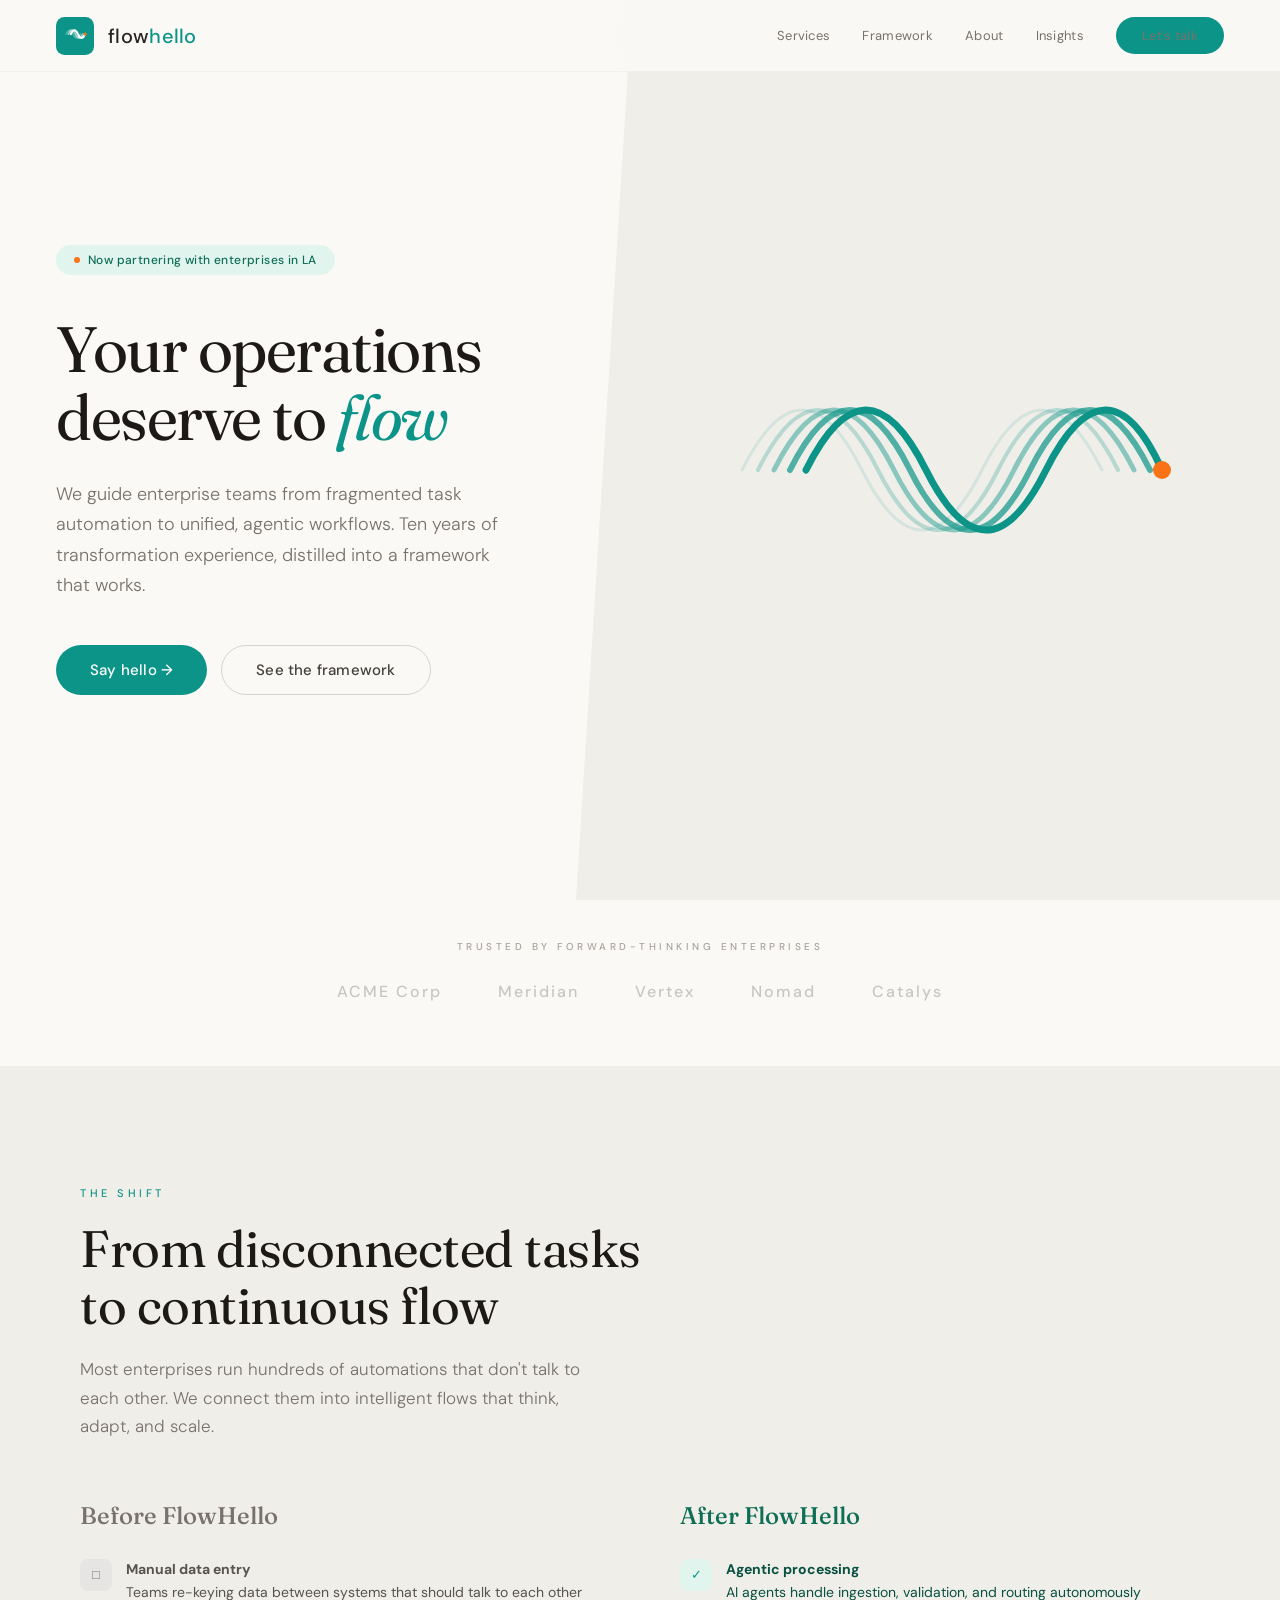
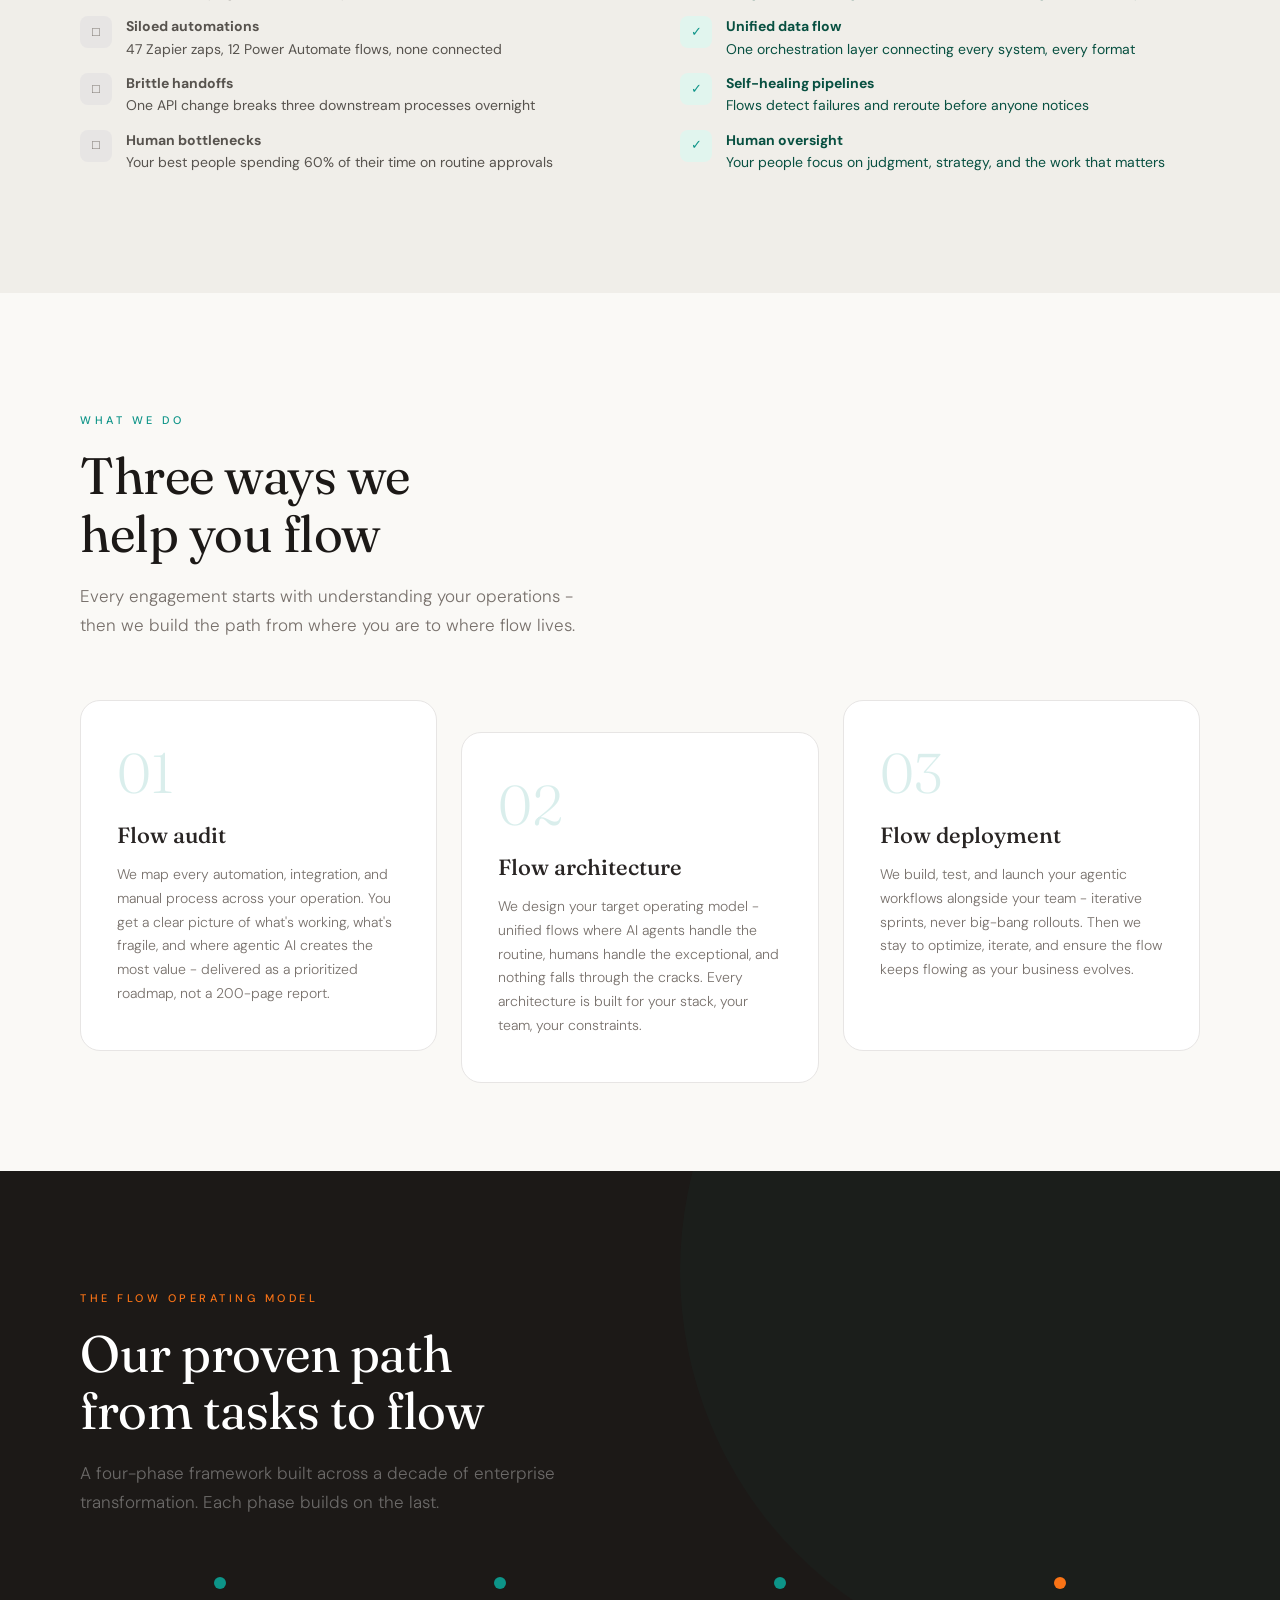
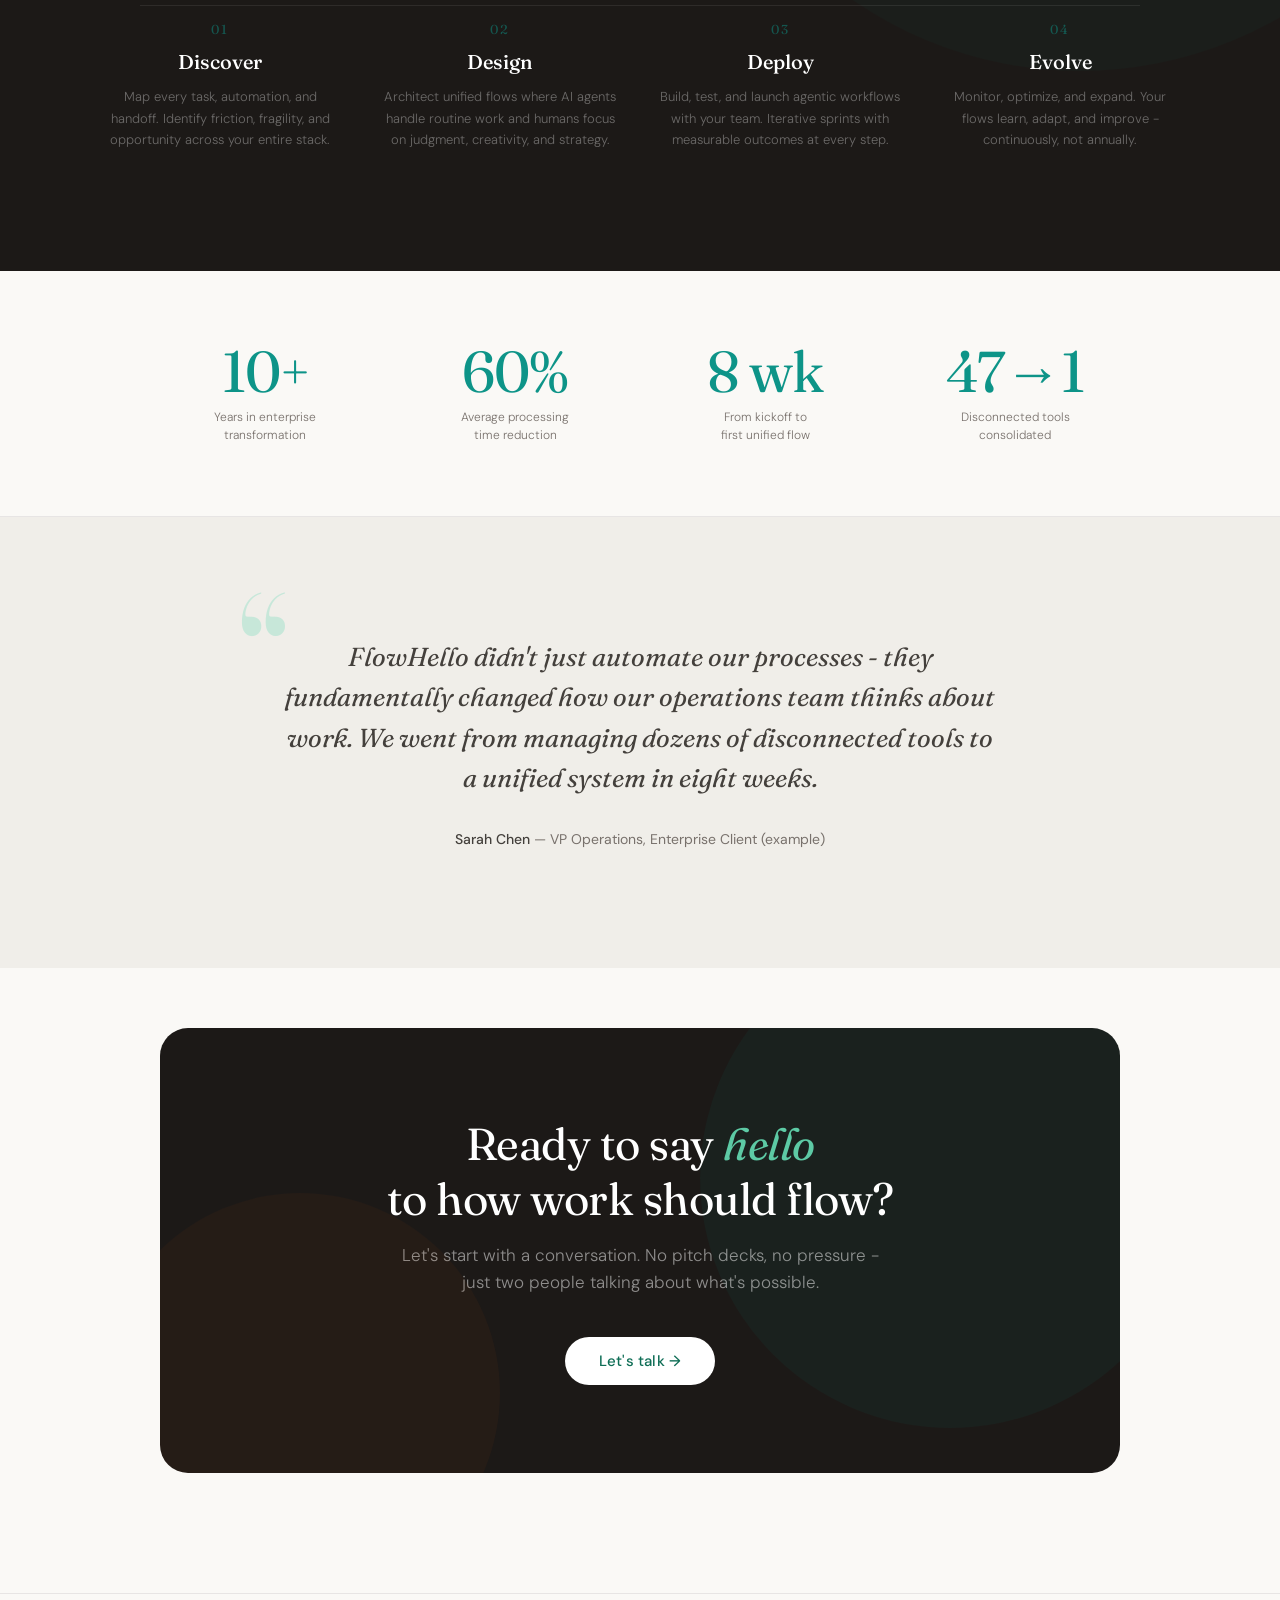
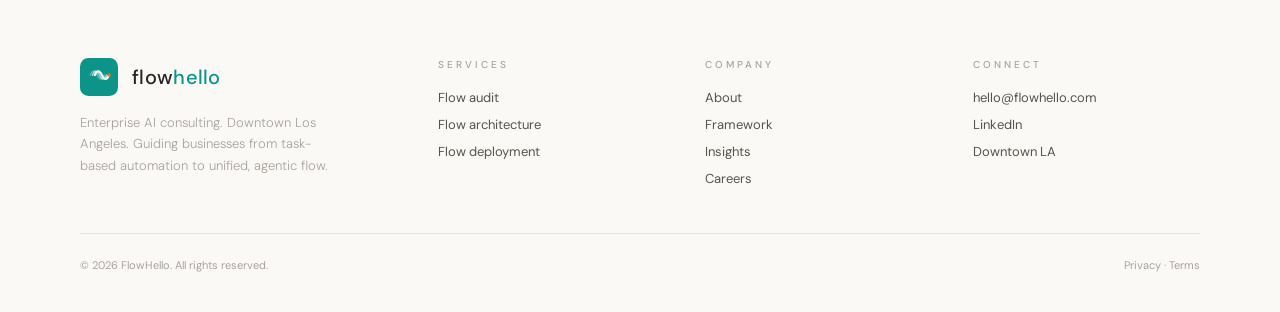
<file: index.html>
<!DOCTYPE html>
<html lang="en">
<head>
<meta charset="UTF-8">
<meta name="viewport" content="width=device-width, initial-scale=1.0">
<title>FlowHello - From Tasks to Flow</title>
<link href="https://fonts.googleapis.com/css2?family=DM+Sans:ital,opsz,wght@0,9..40,300;0,9..40,400;0,9..40,500;0,9..40,600;1,9..40,400&family=Fraunces:ital,opsz,wght@0,9..144,300;0,9..144,400;0,9..144,500;0,9..144,600;0,9..144,700;1,9..144,400&display=swap" rel="stylesheet">
<style>
:root {
  --teal-50:#E1F5EE;--teal-100:#9FE1CB;--teal-200:#5DCAA5;
  --teal-400:#0D9488;--teal-500:#0A7A70;--teal-600:#0F6E56;
  --teal-700:#085041;--teal-800:#04342C;
  --coral-400:#F97316;--coral-500:#EA580C;
  --warm:#FAF9F6;--off:#F0EEE9;
  --s100:#F5F5F4;--s200:#E7E5E4;--s300:#D6D3D1;--s400:#A8A29E;
  --s500:#78716C;--s600:#57534E;--s700:#44403C;--s800:#292524;--s900:#1C1917;
  --serif:'Fraunces',Georgia,serif;
  --sans:'DM Sans',-apple-system,sans-serif;
}
*{margin:0;padding:0;box-sizing:border-box}
html{scroll-behavior:smooth}
body{font-family:var(--sans);color:var(--s800);background:var(--warm);-webkit-font-smoothing:antialiased;overflow-x:hidden}

nav{position:fixed;top:0;left:0;right:0;z-index:100;padding:0 56px;height:72px;display:flex;align-items:center;justify-content:space-between;background:rgba(250,249,246,0.9);backdrop-filter:blur(28px);border-bottom:1px solid rgba(0,0,0,0.03)}
.n-logo{display:flex;align-items:center;gap:14px;text-decoration:none}
.n-logo svg{width:38px;height:38px}
.n-wm{font-size:20px;font-weight:500;color:var(--s800);letter-spacing:0.3px}
.n-wm span{color:var(--teal-400)}
.n-links{display:flex;gap:32px;align-items:center}
.n-links a{text-decoration:none;color:var(--s500);font-size:13px;font-weight:400;letter-spacing:0.3px;transition:color 0.2s}
.n-links a:hover{color:var(--s900)}
.btn{display:inline-flex;align-items:center;gap:8px;padding:10px 26px;border-radius:100px;font-family:var(--sans);font-size:13px;font-weight:500;text-decoration:none;border:none;cursor:pointer;transition:all 0.3s ease;letter-spacing:0.2px}
.btn-t{background:var(--teal-400);color:#fff}
.btn-t:hover{background:var(--teal-500);transform:translateY(-1px);box-shadow:0 8px 24px rgba(13,148,136,0.2)}
.btn-o{background:transparent;color:var(--s700);border:1.5px solid var(--s300)}
.btn-o:hover{border-color:var(--s500);color:var(--s900)}
.btn-w{background:#fff;color:var(--teal-600)}
.btn-w:hover{transform:translateY(-2px);box-shadow:0 16px 40px rgba(0,0,0,0.12)}
.btn-lg{padding:14px 34px;font-size:15px}

.hero{min-height:100vh;display:grid;grid-template-columns:1fr 1fr;align-items:center;padding:120px 56px 80px;gap:40px;position:relative;overflow:hidden}
.hero-bg{position:absolute;top:0;right:0;width:55%;height:100%;background:var(--off);z-index:0;clip-path:polygon(8% 0,100% 0,100% 100%,0% 100%)}
.hero-left{position:relative;z-index:1;max-width:560px}
.hero-badge{display:inline-flex;align-items:center;gap:8px;padding:7px 18px;border-radius:100px;background:var(--teal-50);color:var(--teal-600);font-size:12px;font-weight:500;letter-spacing:0.4px;margin-bottom:40px}
.hero-badge .pulse{width:6px;height:6px;border-radius:50%;background:var(--coral-400);animation:pulse 2.5s ease infinite}
@keyframes pulse{0%,100%{opacity:1;transform:scale(1)}50%{opacity:0.3;transform:scale(0.8)}}
.hero h1{font-family:var(--serif);font-size:clamp(48px,5vw,68px);font-weight:400;line-height:1.06;color:var(--s900);letter-spacing:-1.5px;margin-bottom:28px}
.hero h1 em{font-style:italic;color:var(--teal-400)}
.hero-sub{font-size:18px;line-height:1.7;color:var(--s500);font-weight:300;margin-bottom:44px;max-width:460px}
.hero-ctas{display:flex;gap:14px;flex-wrap:wrap}
.hero-right{position:relative;z-index:1;display:flex;align-items:center;justify-content:center}

.hero-waves{width:100%;max-width:480px}
.hw{fill:none;stroke-linecap:round}
.hw1{stroke:var(--teal-400);stroke-width:3;opacity:0.12;stroke-dasharray:600;stroke-dashoffset:600;animation:drawSlow 3s ease 0.5s forwards}
.hw2{stroke:var(--teal-400);stroke-width:4;opacity:0.25;stroke-dasharray:600;stroke-dashoffset:600;animation:drawSlow 3s ease 0.8s forwards}
.hw3{stroke:var(--teal-400);stroke-width:5;opacity:0.45;stroke-dasharray:600;stroke-dashoffset:600;animation:drawSlow 3s ease 1.1s forwards}
.hw4{stroke:var(--teal-400);stroke-width:6;opacity:0.7;stroke-dasharray:600;stroke-dashoffset:600;animation:drawSlow 3s ease 1.4s forwards}
.hw5{stroke:var(--teal-400);stroke-width:7;opacity:1;stroke-dasharray:600;stroke-dashoffset:600;animation:drawSlow 3s ease 1.7s forwards}
.hw-dot{fill:var(--coral-400);opacity:0;animation:dotIn 0.8s cubic-bezier(0.34,1.56,0.64,1) 3.8s forwards}
@keyframes drawSlow{to{stroke-dashoffset:0}}
@keyframes dotIn{0%{opacity:0;r:0}50%{opacity:1;r:12}75%{r:7}100%{opacity:1;r:9}}

.logos{padding:40px 56px 64px;text-align:center}
.logos p{font-size:10px;font-weight:500;letter-spacing:3.5px;color:var(--s400);text-transform:uppercase;margin-bottom:28px}
.logos-row{display:flex;align-items:center;justify-content:center;gap:56px;flex-wrap:wrap;opacity:0.3}
.logos-row span{font-size:16px;font-weight:500;color:var(--s600);letter-spacing:2px}

.reveal{opacity:0;transform:translateY(40px);transition:opacity 0.8s ease,transform 0.8s ease}
.reveal.visible{opacity:1;transform:translateY(0)}
.reveal-d1{transition-delay:0.1s}
.reveal-d2{transition-delay:0.2s}
.reveal-d3{transition-delay:0.3s}

.sec{padding:120px 56px}
.sec-inner{max-width:1120px;margin:0 auto}
.sec-label{font-size:11px;font-weight:500;letter-spacing:3.5px;color:var(--teal-400);text-transform:uppercase;margin-bottom:20px}
.sec-h{font-family:var(--serif);font-size:clamp(34px,4vw,52px);font-weight:400;line-height:1.12;color:var(--s900);letter-spacing:-0.5px;margin-bottom:20px}
.sec-p{font-size:17px;line-height:1.7;color:var(--s500);max-width:520px;font-weight:300;margin-bottom:60px}

.shift{background:var(--off)}
.shift-grid{display:grid;grid-template-columns:1fr 1fr;gap:80px;align-items:start}
.shift-col h3{font-family:var(--serif);font-size:24px;font-weight:500;margin-bottom:28px}
.shift-before h3{color:var(--s500)}
.shift-after h3{color:var(--teal-600)}
.shift-items{display:flex;flex-direction:column;gap:12px}
.shift-item{display:flex;align-items:flex-start;gap:14px;font-size:14px;line-height:1.6;color:var(--s600)}
.shift-after .shift-item{color:var(--teal-700)}
.shift-icon{width:32px;height:32px;border-radius:8px;display:flex;align-items:center;justify-content:center;flex-shrink:0;font-size:13px;margin-top:1px}
.shift-before .shift-icon{background:var(--s200);color:var(--s500)}
.shift-after .shift-icon{background:var(--teal-50);color:var(--teal-400)}
.shift-divider{width:1px;background:var(--s300);position:absolute;left:50%;top:0;bottom:0}

.svc-grid{display:grid;grid-template-columns:repeat(3,1fr);gap:24px}
.svc{padding:44px 36px;border-radius:20px;border:1px solid var(--s200);background:#fff;transition:all 0.4s ease;position:relative;overflow:hidden}
.svc::after{content:'';position:absolute;bottom:0;left:0;right:0;height:3px;background:linear-gradient(90deg,var(--teal-400),var(--coral-400));transform:scaleX(0);transform-origin:left;transition:transform 0.4s ease}
.svc:hover{transform:translateY(-6px);box-shadow:0 32px 72px rgba(0,0,0,0.06);border-color:var(--teal-200)}
.svc:hover::after{transform:scaleX(1)}
.svc:nth-child(2){transform:translateY(32px)}
.svc:nth-child(2):hover{transform:translateY(26px)}
.svc-num{font-family:var(--serif);font-size:56px;font-weight:300;color:var(--teal-400);opacity:0.15;line-height:1;margin-bottom:20px}
.svc h3{font-family:var(--serif);font-size:22px;font-weight:500;color:var(--s800);margin-bottom:14px}
.svc p{font-size:14px;line-height:1.7;color:var(--s500);font-weight:300}

.fw-sec{background:var(--s900);position:relative;overflow:hidden}
.fw-sec::before{content:'';position:absolute;top:-300px;right:-200px;width:800px;height:800px;border-radius:50%;background:rgba(13,148,136,0.04)}
.fw-sec .sec-label{color:var(--coral-400)}
.fw-sec .sec-h{color:#fff}
.fw-sec .sec-p{color:rgba(255,255,255,0.35)}
.fw-timeline{display:grid;grid-template-columns:repeat(4,1fr);gap:0;position:relative}
.fw-timeline::before{content:'';position:absolute;top:28px;left:60px;right:60px;height:1px;background:rgba(255,255,255,0.08)}
.fw-step{padding:0 20px;text-align:center}
.fw-dot{width:12px;height:12px;border-radius:50%;background:var(--teal-400);margin:0 auto 32px;position:relative;z-index:1}
.fw-step:last-child .fw-dot{background:var(--coral-400)}
.fw-step h4{font-family:var(--serif);font-size:20px;font-weight:500;color:#fff;margin-bottom:12px}
.fw-step p{font-size:13px;line-height:1.65;color:rgba(255,255,255,0.35);font-weight:300}
.fw-num{font-family:var(--serif);font-size:13px;color:var(--teal-400);opacity:0.5;margin-bottom:12px;letter-spacing:2px}

.stats{padding:72px 56px;border-bottom:1px solid var(--s200)}
.stats-grid{display:grid;grid-template-columns:repeat(4,1fr);gap:40px;max-width:960px;margin:0 auto;text-align:center}
.stat-n{font-family:var(--serif);font-size:clamp(40px,4.5vw,58px);font-weight:400;color:var(--teal-400);line-height:1;margin-bottom:8px;letter-spacing:-1px}
.stat-l{font-size:12px;color:var(--s500);font-weight:300;line-height:1.5}

.testi{background:var(--off)}
.testi-inner{max-width:720px;margin:0 auto;text-align:center;position:relative}
.testi-inner::before{content:'\201C';font-family:var(--serif);font-size:180px;color:var(--teal-100);position:absolute;top:-60px;left:-40px;line-height:1;opacity:0.5}
.testi blockquote{font-family:var(--serif);font-size:clamp(20px,2.5vw,26px);font-weight:400;font-style:italic;line-height:1.55;color:var(--s700);margin-bottom:32px;position:relative}
.testi-author{font-size:14px;color:var(--s500)}
.testi-author strong{color:var(--s700);font-weight:500}

.cta-wrap{padding:60px 56px 120px}
.cta-card{max-width:960px;margin:0 auto;padding:88px 72px;border-radius:28px;background:var(--s900);position:relative;overflow:hidden;text-align:center}
.cta-card::before{content:'';position:absolute;top:-100px;right:-80px;width:500px;height:500px;border-radius:50%;background:var(--teal-400);opacity:0.06}
.cta-card::after{content:'';position:absolute;bottom:-120px;left:-60px;width:400px;height:400px;border-radius:50%;background:var(--coral-400);opacity:0.04}
.cta-card h2{font-family:var(--serif);font-size:clamp(32px,3.5vw,48px);font-weight:400;color:#fff;margin-bottom:16px;letter-spacing:-0.5px;position:relative}
.cta-card h2 em{font-style:italic;color:var(--teal-200)}
.cta-card p{font-size:17px;line-height:1.6;color:rgba(255,255,255,0.5);font-weight:300;margin-bottom:40px;position:relative}

footer{padding:64px 56px 40px;border-top:1px solid var(--s200)}
.ft-inner{max-width:1120px;margin:0 auto;display:grid;grid-template-columns:1.4fr 1fr 1fr 1fr;gap:40px}
.ft-brand{max-width:260px}
.ft-brand p{font-size:13px;line-height:1.65;color:var(--s400);margin-top:16px;font-weight:300}
.ft-col h4{font-size:10px;font-weight:500;letter-spacing:3px;text-transform:uppercase;color:var(--s400);margin-bottom:18px}
.ft-col a{display:block;font-size:13px;color:var(--s600);text-decoration:none;margin-bottom:10px;transition:color 0.2s}
.ft-col a:hover{color:var(--teal-400)}
.ft-bottom{max-width:1120px;margin:36px auto 0;padding-top:24px;border-top:1px solid var(--s200);display:flex;justify-content:space-between;font-size:11px;color:var(--s400)}

@media(max-width:960px){
  nav{padding:0 24px}
  .n-links a:not(.btn){display:none}
  .hero{grid-template-columns:1fr;min-height:auto;padding:120px 24px 60px}
  .hero-bg{display:none}
  .hero-right{display:none}
  .sec{padding:80px 24px}
  .shift-grid{grid-template-columns:1fr;gap:48px}
  .svc-grid{grid-template-columns:1fr}
  .svc:nth-child(2){transform:none}
  .svc:nth-child(2):hover{transform:translateY(-6px)}
  .fw-timeline{grid-template-columns:repeat(2,1fr);gap:32px}
  .fw-timeline::before{display:none}
  .stats-grid{grid-template-columns:repeat(2,1fr)}
  .cta-card{padding:56px 32px}
  .ft-inner{grid-template-columns:1fr 1fr;gap:32px}
  .logos{padding:40px 24px 64px}
}
</style>
</head>
<body>

<nav>
  <a href="#" class="n-logo">
    <svg viewBox="0 0 512 512" fill="none">
      <rect width="512" height="512" rx="115" fill="#0D9488"/>
      <path d="M136 230 C168 160,200 160,232 230 C264 300,296 300,328 230" stroke="#fff" stroke-width="20" fill="none" stroke-linecap="round" opacity="0.3"/>
      <path d="M168 230 C200 160,232 160,264 230 C296 300,328 300,360 230" stroke="#fff" stroke-width="24" fill="none" stroke-linecap="round" opacity="0.6"/>
      <path d="M200 230 C232 160,264 160,296 230 C328 300,360 300,392 230" stroke="#fff" stroke-width="28" fill="none" stroke-linecap="round"/>
      <circle cx="392" cy="230" r="22" fill="#F97316"/>
    </svg>
    <span class="n-wm">flow<span>hello</span></span>
  </a>
  <div class="n-links">
    <a href="#services">Services</a>
    <a href="#framework">Framework</a>
    <a href="#about">About</a>
    <a href="#insights">Insights</a>
    <a href="#contact" class="btn btn-t">Let's talk</a>
  </div>
</nav>

<section class="hero">
  <div class="hero-bg"></div>
  <div class="hero-left">
    <div class="hero-badge"><span class="pulse"></span> Now partnering with enterprises in LA</div>
    <h1>Your operations deserve to <em>flow</em></h1>
    <p class="hero-sub">We guide enterprise teams from fragmented task automation to unified, agentic workflows. Ten years of transformation experience, distilled into a framework that works.</p>
    <div class="hero-ctas">
      <a href="#contact" class="btn btn-t btn-lg">Say hello &rarr;</a>
      <a href="#framework" class="btn btn-o btn-lg">See the framework</a>
    </div>
  </div>
  <div class="hero-right">
    <svg class="hero-waves" viewBox="0 0 480 320" fill="none">
      <path class="hw hw1" d="M40 160 C80 80,120 80,160 160 C200 240,240 240,280 160 C320 80,360 80,400 160"/>
      <path class="hw hw2" d="M56 160 C96 80,136 80,176 160 C216 240,256 240,296 160 C336 80,376 80,416 160"/>
      <path class="hw hw3" d="M72 160 C112 80,152 80,192 160 C232 240,272 240,312 160 C352 80,392 80,432 160"/>
      <path class="hw hw4" d="M88 160 C128 80,168 80,208 160 C248 240,288 240,328 160 C368 80,408 80,448 160"/>
      <path class="hw hw5" d="M104 160 C144 80,184 80,224 160 C264 240,304 240,344 160 C384 80,424 80,460 160"/>
      <circle class="hw-dot" cx="460" cy="160" r="9"/>
    </svg>
  </div>
</section>

<div class="logos">
  <p>Trusted by forward-thinking enterprises</p>
  <div class="logos-row">
    <span>ACME Corp</span><span>Meridian</span><span>Vertex</span><span>Nomad</span><span>Catalys</span>
  </div>
</div>

<section class="sec shift" id="about">
  <div class="sec-inner">
    <div class="sec-label reveal">The shift</div>
    <h2 class="sec-h reveal">From disconnected tasks<br>to continuous flow</h2>
    <p class="sec-p reveal">Most enterprises run hundreds of automations that don't talk to each other. We connect them into intelligent flows that think, adapt, and scale.</p>
    <div class="shift-grid">
      <div class="shift-col shift-before reveal">
        <h3>Before FlowHello</h3>
        <div class="shift-items">
          <div class="shift-item"><span class="shift-icon">&#x25A1;</span><div><strong>Manual data entry</strong><br>Teams re-keying data between systems that should talk to each other</div></div>
          <div class="shift-item"><span class="shift-icon">&#x25A1;</span><div><strong>Siloed automations</strong><br>47 Zapier zaps, 12 Power Automate flows, none connected</div></div>
          <div class="shift-item"><span class="shift-icon">&#x25A1;</span><div><strong>Brittle handoffs</strong><br>One API change breaks three downstream processes overnight</div></div>
          <div class="shift-item"><span class="shift-icon">&#x25A1;</span><div><strong>Human bottlenecks</strong><br>Your best people spending 60% of their time on routine approvals</div></div>
        </div>
      </div>
      <div class="shift-col shift-after reveal reveal-d1">
        <h3>After FlowHello</h3>
        <div class="shift-items">
          <div class="shift-item"><span class="shift-icon">&#x2713;</span><div><strong>Agentic processing</strong><br>AI agents handle ingestion, validation, and routing autonomously</div></div>
          <div class="shift-item"><span class="shift-icon">&#x2713;</span><div><strong>Unified data flow</strong><br>One orchestration layer connecting every system, every format</div></div>
          <div class="shift-item"><span class="shift-icon">&#x2713;</span><div><strong>Self-healing pipelines</strong><br>Flows detect failures and reroute before anyone notices</div></div>
          <div class="shift-item"><span class="shift-icon">&#x2713;</span><div><strong>Human oversight</strong><br>Your people focus on judgment, strategy, and the work that matters</div></div>
        </div>
      </div>
    </div>
  </div>
</section>

<section class="sec" id="services">
  <div class="sec-inner">
    <div class="sec-label reveal">What we do</div>
    <h2 class="sec-h reveal">Three ways we<br>help you flow</h2>
    <p class="sec-p reveal">Every engagement starts with understanding your operations - then we build the path from where you are to where flow lives.</p>
    <div class="svc-grid">
      <div class="svc reveal">
        <div class="svc-num">01</div>
        <h3>Flow audit</h3>
        <p>We map every automation, integration, and manual process across your operation. You get a clear picture of what's working, what's fragile, and where agentic AI creates the most value - delivered as a prioritized roadmap, not a 200-page report.</p>
      </div>
      <div class="svc reveal reveal-d1">
        <div class="svc-num">02</div>
        <h3>Flow architecture</h3>
        <p>We design your target operating model - unified flows where AI agents handle the routine, humans handle the exceptional, and nothing falls through the cracks. Every architecture is built for your stack, your team, your constraints.</p>
      </div>
      <div class="svc reveal reveal-d2">
        <div class="svc-num">03</div>
        <h3>Flow deployment</h3>
        <p>We build, test, and launch your agentic workflows alongside your team - iterative sprints, never big-bang rollouts. Then we stay to optimize, iterate, and ensure the flow keeps flowing as your business evolves.</p>
      </div>
    </div>
  </div>
</section>

<section class="sec fw-sec" id="framework">
  <div class="sec-inner">
    <div class="sec-label reveal">The flow operating model</div>
    <h2 class="sec-h reveal">Our proven path<br>from tasks to flow</h2>
    <p class="sec-p reveal">A four-phase framework built across a decade of enterprise transformation. Each phase builds on the last.</p>
    <div class="fw-timeline">
      <div class="fw-step reveal">
        <div class="fw-dot"></div>
        <div class="fw-num">01</div>
        <h4>Discover</h4>
        <p>Map every task, automation, and handoff. Identify friction, fragility, and opportunity across your entire stack.</p>
      </div>
      <div class="fw-step reveal reveal-d1">
        <div class="fw-dot"></div>
        <div class="fw-num">02</div>
        <h4>Design</h4>
        <p>Architect unified flows where AI agents handle routine work and humans focus on judgment, creativity, and strategy.</p>
      </div>
      <div class="fw-step reveal reveal-d2">
        <div class="fw-dot"></div>
        <div class="fw-num">03</div>
        <h4>Deploy</h4>
        <p>Build, test, and launch agentic workflows with your team. Iterative sprints with measurable outcomes at every step.</p>
      </div>
      <div class="fw-step reveal reveal-d3">
        <div class="fw-dot"></div>
        <div class="fw-num">04</div>
        <h4>Evolve</h4>
        <p>Monitor, optimize, and expand. Your flows learn, adapt, and improve - continuously, not annually.</p>
      </div>
    </div>
  </div>
</section>

<section class="stats">
  <div class="stats-grid">
    <div class="reveal"><div class="stat-n">10+</div><div class="stat-l">Years in enterprise<br>transformation</div></div>
    <div class="reveal reveal-d1"><div class="stat-n">60%</div><div class="stat-l">Average processing<br>time reduction</div></div>
    <div class="reveal reveal-d2"><div class="stat-n">8 wk</div><div class="stat-l">From kickoff to<br>first unified flow</div></div>
    <div class="reveal reveal-d3"><div class="stat-n">47&#x2192;1</div><div class="stat-l">Disconnected tools<br>consolidated</div></div>
  </div>
</section>

<section class="sec testi">
  <div class="testi-inner reveal">
    <blockquote>FlowHello didn't just automate our processes - they fundamentally changed how our operations team thinks about work. We went from managing dozens of disconnected tools to a unified system in eight weeks.</blockquote>
    <div class="testi-author">
      <strong>Sarah Chen</strong> &mdash; VP Operations, Enterprise Client (example)
    </div>
  </div>
</section>

<section class="cta-wrap" id="contact">
  <div class="cta-card reveal">
    <h2>Ready to say <em>hello</em><br>to how work should flow?</h2>
    <p>Let's start with a conversation. No pitch decks, no pressure -<br>just two people talking about what's possible.</p>
    <a href="mailto:hello@flowhello.com" class="btn btn-w btn-lg">Let's talk &rarr;</a>
  </div>
</section>

<footer>
  <div class="ft-inner">
    <div class="ft-brand">
      <div class="n-logo">
        <svg width="28" height="28" viewBox="0 0 512 512" fill="none">
          <rect width="512" height="512" rx="115" fill="#0D9488"/>
          <path d="M136 230 C168 160,200 160,232 230 C264 300,296 300,328 230" stroke="#fff" stroke-width="20" fill="none" stroke-linecap="round" opacity="0.3"/>
          <path d="M168 230 C200 160,232 160,264 230 C296 300,328 300,360 230" stroke="#fff" stroke-width="24" fill="none" stroke-linecap="round" opacity="0.6"/>
          <path d="M200 230 C232 160,264 160,296 230 C328 300,360 300,392 230" stroke="#fff" stroke-width="28" fill="none" stroke-linecap="round"/>
          <circle cx="392" cy="230" r="22" fill="#F97316"/>
        </svg>
        <span class="n-wm">flow<span>hello</span></span>
      </div>
      <p>Enterprise AI consulting. Downtown Los Angeles. Guiding businesses from task-based automation to unified, agentic flow.</p>
    </div>
    <div class="ft-col">
      <h4>Services</h4>
      <a href="#">Flow audit</a>
      <a href="#">Flow architecture</a>
      <a href="#">Flow deployment</a>
    </div>
    <div class="ft-col">
      <h4>Company</h4>
      <a href="#">About</a>
      <a href="#">Framework</a>
      <a href="#">Insights</a>
      <a href="#">Careers</a>
    </div>
    <div class="ft-col">
      <h4>Connect</h4>
      <a href="mailto:hello@flowhello.com">hello@flowhello.com</a>
      <a href="#">LinkedIn</a>
      <a href="#">Downtown LA</a>
    </div>
  </div>
  <div class="ft-bottom">
    <span>&copy; 2026 FlowHello. All rights reserved.</span>
    <span>Privacy &middot; Terms</span>
  </div>
</footer>

<script>
const obs = new IntersectionObserver((entries) => {
  entries.forEach(e => { if (e.isIntersecting) { e.target.classList.add('visible'); obs.unobserve(e.target); }});
}, { threshold: 0.15, rootMargin: '0px 0px -40px 0px' });
document.querySelectorAll('.reveal').forEach(el => obs.observe(el));
</script>

</body>
</html>
</file>
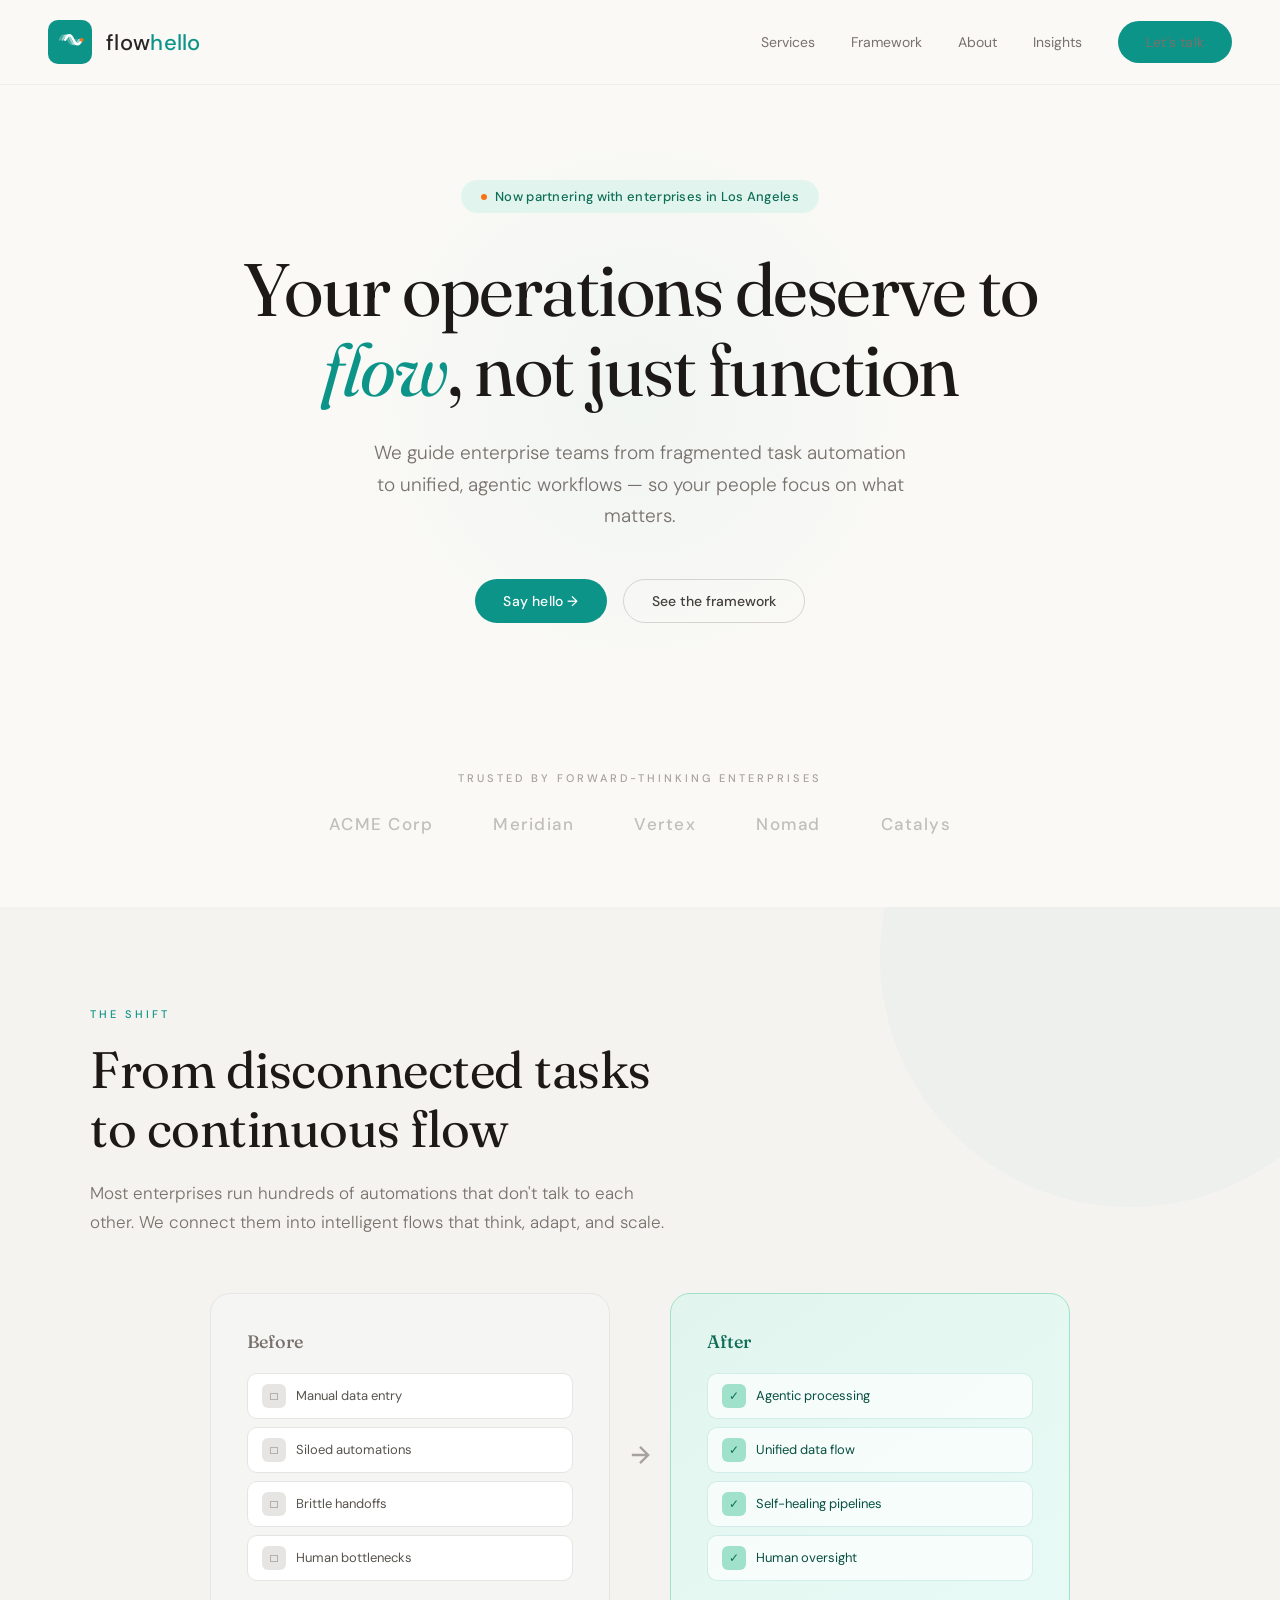
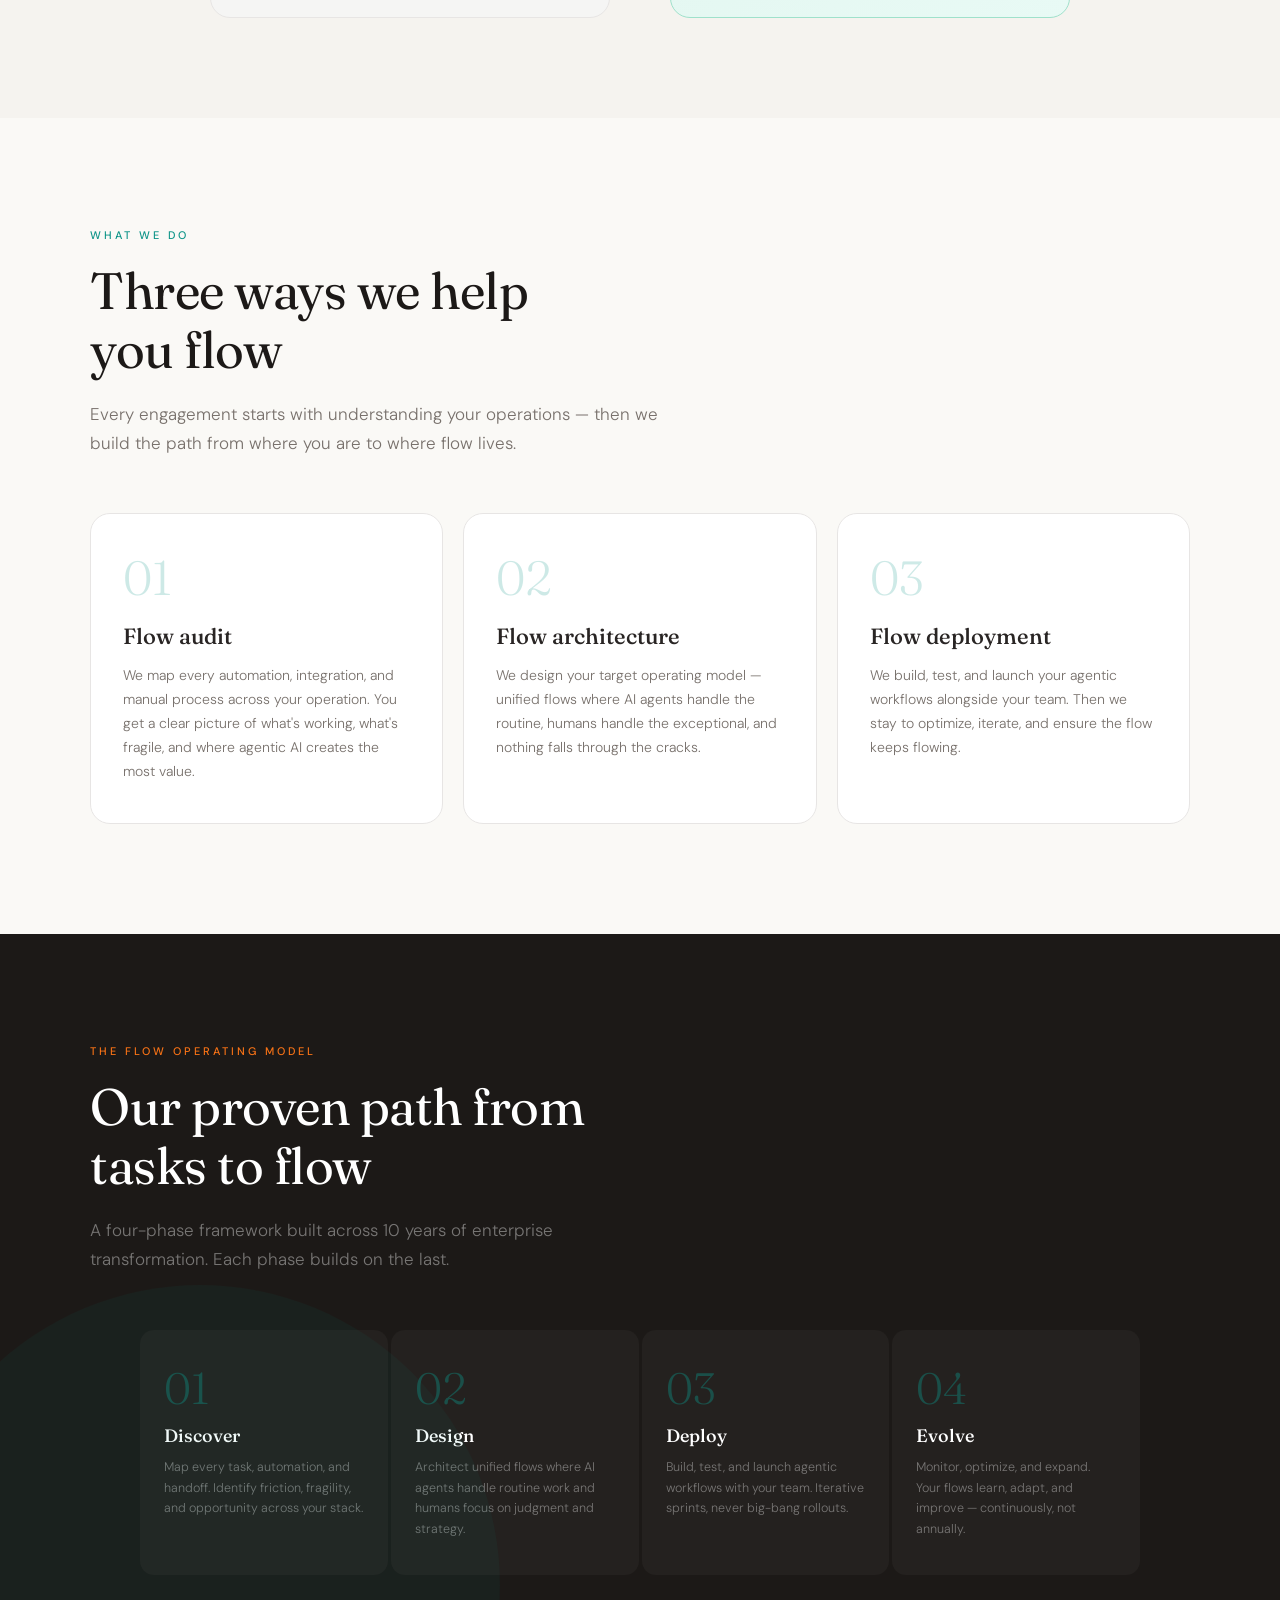
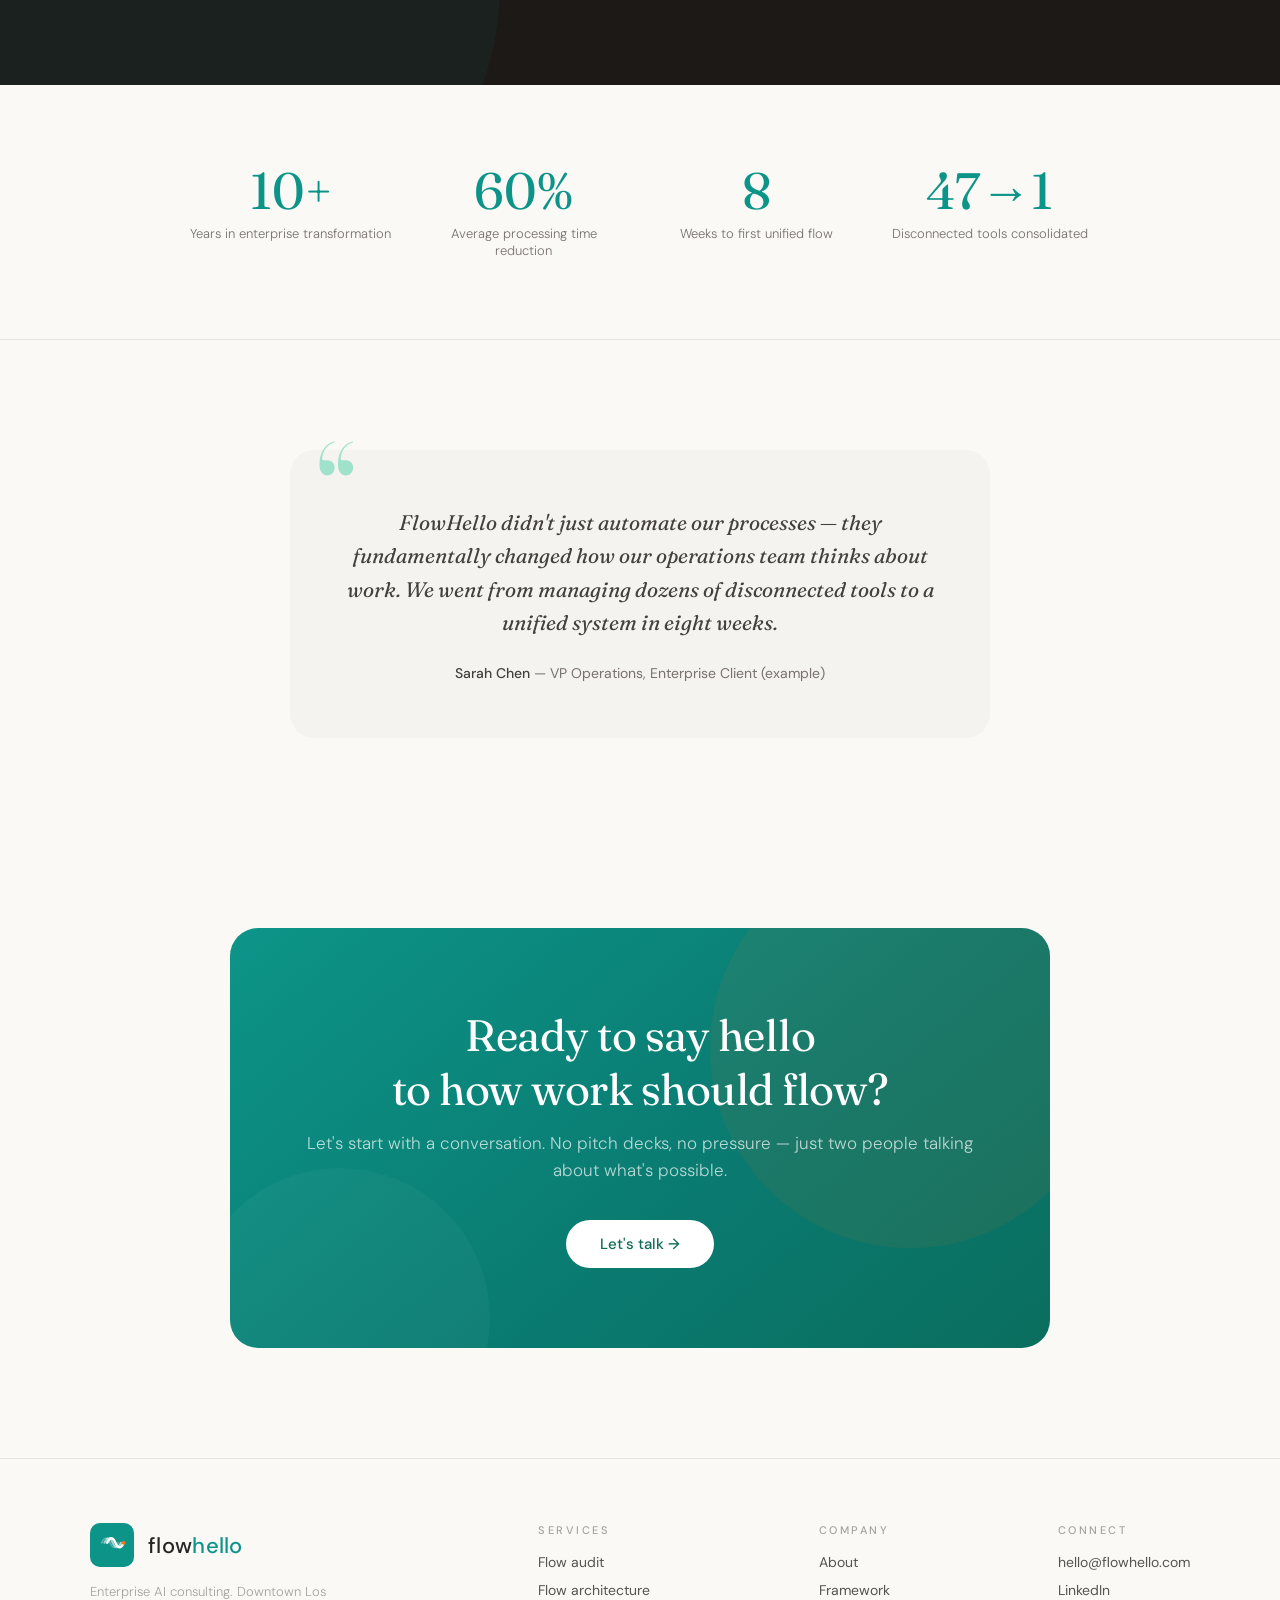
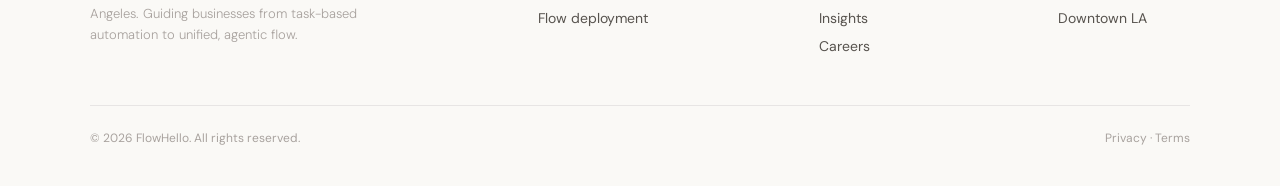
<file: Design Assets/flowhello-landing-page.html>
<!DOCTYPE html>
<html lang="en">
<head>
<meta charset="UTF-8">
<meta name="viewport" content="width=device-width, initial-scale=1.0">
<title>FlowHello — From Tasks to Flow</title>
<link href="https://fonts.googleapis.com/css2?family=DM+Sans:ital,opsz,wght@0,9..40,300;0,9..40,400;0,9..40,500;0,9..40,600;1,9..40,400&family=Fraunces:ital,opsz,wght@0,9..144,300;0,9..144,400;0,9..144,500;0,9..144,600;0,9..144,700;1,9..144,400&display=swap" rel="stylesheet">
<style>
:root {
  --teal-50: #E1F5EE; --teal-100: #9FE1CB; --teal-200: #5DCAA5;
  --teal-400: #0D9488; --teal-500: #0A7A70; --teal-600: #0F6E56;
  --teal-700: #085041; --teal-800: #04342C;
  --coral-50: #FFF7ED; --coral-100: #FFEDD5; --coral-400: #F97316;
  --warm-white: #FAF9F6; --warm-off: #F5F3EF;
  --stone-100: #F5F5F4; --stone-200: #E7E5E4; --stone-300: #D6D3D1;
  --stone-400: #A8A29E; --stone-500: #78716C; --stone-600: #57534E;
  --stone-700: #44403C; --stone-800: #292524; --stone-900: #1C1917;
  --font-display: 'Fraunces', Georgia, serif;
  --font-body: 'DM Sans', -apple-system, sans-serif;
}
*{margin:0;padding:0;box-sizing:border-box}
body{font-family:var(--font-body);color:var(--stone-800);background:var(--warm-white);overflow-x:hidden;-webkit-font-smoothing:antialiased}

/* ── NAV ── */
.nav{position:fixed;top:0;left:0;right:0;z-index:100;padding:20px 48px;display:flex;align-items:center;justify-content:space-between;background:rgba(250,249,246,0.88);backdrop-filter:blur(24px);border-bottom:1px solid rgba(0,0,0,0.04)}
.nav-logo{display:flex;align-items:center;gap:14px;text-decoration:none}
.nav-logo svg{width:44px;height:44px}
.nav-wordmark{font-family:var(--font-body);font-size:22px;font-weight:500;letter-spacing:0.3px;color:var(--stone-800)}
.nav-wordmark span{color:var(--teal-400)}
.nav-links{display:flex;gap:36px;align-items:center}
.nav-links a{text-decoration:none;color:var(--stone-500);font-size:14px;font-weight:400;transition:color 0.2s}
.nav-links a:hover{color:var(--stone-900)}

/* ── BUTTONS ── */
.btn-primary{display:inline-flex;align-items:center;gap:8px;padding:12px 28px;border-radius:100px;background:var(--teal-400);color:#fff;font-family:var(--font-body);font-size:14px;font-weight:500;text-decoration:none;border:none;cursor:pointer;transition:all 0.25s ease;letter-spacing:0.2px}
.btn-primary:hover{background:var(--teal-500);transform:translateY(-1px);box-shadow:0 8px 24px rgba(13,148,136,0.25)}
.btn-secondary{display:inline-flex;align-items:center;gap:8px;padding:12px 28px;border-radius:100px;background:transparent;color:var(--stone-700);font-family:var(--font-body);font-size:14px;font-weight:500;text-decoration:none;border:1.5px solid var(--stone-300);transition:all 0.25s ease;cursor:pointer}
.btn-secondary:hover{border-color:var(--stone-500);color:var(--stone-900)}

/* ── HERO ── */
.hero{padding:180px 48px 100px;max-width:1200px;margin:0 auto;text-align:center;position:relative}
.hero::before{content:'';position:absolute;top:100px;left:50%;transform:translateX(-50%);width:600px;height:600px;background:radial-gradient(circle,rgba(13,148,136,0.04) 0%,transparent 70%);pointer-events:none}
.hero-badge{display:inline-flex;align-items:center;gap:8px;padding:8px 20px;border-radius:100px;background:var(--teal-50);color:var(--teal-600);font-size:13px;font-weight:500;margin-bottom:36px;letter-spacing:0.3px}
.hero-badge .dot{width:6px;height:6px;border-radius:50%;background:var(--coral-400);animation:pulse 2s ease infinite}
@keyframes pulse{0%,100%{opacity:1}50%{opacity:0.4}}
.hero h1{font-family:var(--font-display);font-size:clamp(44px,5.8vw,76px);font-weight:400;line-height:1.08;color:var(--stone-900);max-width:820px;margin:0 auto 28px;letter-spacing:-1.5px}
.hero h1 em{font-style:italic;color:var(--teal-400)}
.hero-sub{font-size:19px;line-height:1.65;color:var(--stone-500);max-width:540px;margin:0 auto 48px;font-weight:300}
.hero-ctas{display:flex;gap:16px;justify-content:center;flex-wrap:wrap}

/* ── LOGO BAR ── */
.logo-bar{padding:48px 48px 72px;text-align:center}
.logo-bar p{font-size:11px;font-weight:500;letter-spacing:3px;color:var(--stone-400);text-transform:uppercase;margin-bottom:28px}
.logo-row{display:flex;align-items:center;justify-content:center;gap:60px;flex-wrap:wrap;max-width:900px;margin:0 auto;opacity:0.35}
.logo-row span{font-family:var(--font-body);font-size:17px;font-weight:500;color:var(--stone-600);letter-spacing:1.5px}

/* ── SECTIONS ── */
.section-inner{max-width:1100px;margin:0 auto}
.section-label{font-size:11px;font-weight:500;letter-spacing:3px;color:var(--teal-400);text-transform:uppercase;margin-bottom:20px}
.section-heading{font-family:var(--font-display);font-size:clamp(32px,4vw,52px);font-weight:400;line-height:1.15;color:var(--stone-900);margin-bottom:20px;letter-spacing:-0.5px}
.section-sub{font-size:17px;line-height:1.7;color:var(--stone-500);max-width:580px;margin-bottom:56px;font-weight:300}

/* ── THE SHIFT (before/after) ── */
.section-shift{background:var(--warm-off);padding:100px 48px;position:relative;overflow:hidden}
.section-shift::before{content:'';position:absolute;top:-200px;right:-100px;width:500px;height:500px;border-radius:50%;background:rgba(13,148,136,0.03)}
.transition-viz{display:grid;grid-template-columns:1fr 60px 1fr;gap:0;align-items:stretch;max-width:860px;margin:0 auto}
.viz-side{padding:36px;border-radius:20px}
.viz-before{background:var(--stone-100);border:1px solid var(--stone-200)}
.viz-after{background:linear-gradient(145deg,var(--teal-50),#E8FAF5);border:1px solid var(--teal-100)}
.viz-side h3{font-family:var(--font-display);font-size:18px;font-weight:500;margin-bottom:20px}
.viz-before h3{color:var(--stone-500)}
.viz-after h3{color:var(--teal-600)}
.viz-items{display:flex;flex-direction:column;gap:8px}
.viz-item{display:flex;align-items:center;gap:10px;padding:10px 14px;border-radius:10px;font-size:13px;font-weight:400}
.viz-before .viz-item{background:#fff;color:var(--stone-600);border:1px solid var(--stone-200)}
.viz-after .viz-item{background:rgba(255,255,255,0.65);color:var(--teal-700);border:1px solid rgba(13,148,136,0.15)}
.viz-icon{width:24px;height:24px;border-radius:6px;display:flex;align-items:center;justify-content:center;font-size:12px;flex-shrink:0}
.viz-before .viz-icon{background:var(--stone-200);color:var(--stone-500)}
.viz-after .viz-icon{background:var(--teal-100);color:var(--teal-600)}
.viz-arrow{display:flex;align-items:center;justify-content:center}
.viz-arrow svg{color:var(--stone-400)}

/* ── SERVICES ── */
.section-services{padding:110px 48px}
.services-grid{display:grid;grid-template-columns:repeat(3,1fr);gap:20px;margin-top:56px}
.service-card{padding:40px 32px;border-radius:20px;border:1px solid var(--stone-200);background:#fff;transition:all 0.35s ease;position:relative;overflow:hidden}
.service-card::after{content:'';position:absolute;top:0;left:0;right:0;height:3px;background:linear-gradient(90deg,var(--teal-400),var(--teal-200));transform:scaleX(0);transform-origin:left;transition:transform 0.35s ease}
.service-card:hover{border-color:var(--teal-200);transform:translateY(-4px);box-shadow:0 24px 64px rgba(0,0,0,0.06)}
.service-card:hover::after{transform:scaleX(1)}
.service-num{font-family:var(--font-display);font-size:48px;font-weight:300;color:var(--teal-400);opacity:0.2;line-height:1;margin-bottom:20px}
.service-card h3{font-family:var(--font-display);font-size:22px;font-weight:500;color:var(--stone-800);margin-bottom:14px}
.service-card p{font-size:14px;line-height:1.7;color:var(--stone-500);font-weight:300}

/* ── FRAMEWORK ── */
.section-framework{background:var(--stone-900);padding:110px 48px;position:relative;overflow:hidden}
.section-framework::before{content:'';position:absolute;bottom:-200px;left:-100px;width:600px;height:600px;border-radius:50%;background:rgba(13,148,136,0.06)}
.section-framework .section-label{color:var(--coral-400)}
.section-framework .section-heading{color:#fff}
.section-framework .section-sub{color:rgba(255,255,255,0.4)}
.fw-steps{display:grid;grid-template-columns:repeat(4,1fr);gap:3px;max-width:1000px;margin:0 auto}
.fw-step{padding:36px 24px;background:rgba(255,255,255,0.035);border-radius:14px;transition:background 0.3s}
.fw-step:hover{background:rgba(255,255,255,0.07)}
.fw-num{font-family:var(--font-display);font-size:44px;font-weight:300;color:var(--teal-400);opacity:0.4;line-height:1;margin-bottom:14px}
.fw-step h4{font-family:var(--font-display);font-size:18px;font-weight:500;color:#fff;margin-bottom:10px}
.fw-step p{font-size:12.5px;line-height:1.65;color:rgba(255,255,255,0.38);font-weight:300}

/* ── STATS ── */
.section-stats{padding:80px 48px;border-bottom:1px solid var(--stone-200)}
.stats-grid{display:grid;grid-template-columns:repeat(4,1fr);gap:32px;max-width:900px;margin:0 auto;text-align:center}
.stat-num{font-family:var(--font-display);font-size:clamp(36px,4vw,52px);font-weight:400;color:var(--teal-400);line-height:1;margin-bottom:8px}
.stat-label{font-size:13px;color:var(--stone-500);font-weight:300}

/* ── TESTIMONIAL ── */
.section-testimonial{padding:110px 48px;text-align:center}
.testimonial-card{max-width:700px;margin:0 auto;padding:56px 52px;border-radius:24px;background:var(--warm-off);position:relative}
.testimonial-card::before{content:'\201C';font-family:var(--font-display);font-size:140px;color:var(--teal-100);position:absolute;top:-20px;left:28px;line-height:1}
.testimonial-card blockquote{font-family:var(--font-display);font-size:21px;font-weight:400;font-style:italic;line-height:1.6;color:var(--stone-700);margin-bottom:24px;position:relative}
.testimonial-author{font-size:14px;color:var(--stone-500)}
.testimonial-author strong{color:var(--stone-700);font-weight:500}

/* ── CTA ── */
.section-cta{padding:80px 48px 110px;text-align:center}
.cta-inner{max-width:820px;margin:0 auto;padding:80px 64px;border-radius:28px;background:linear-gradient(140deg,var(--teal-400) 0%,var(--teal-500) 60%,#0A6E5E 100%);position:relative;overflow:hidden}
.cta-inner::before{content:'';position:absolute;top:-80px;right:-60px;width:400px;height:400px;border-radius:50%;background:var(--coral-400);opacity:0.07}
.cta-inner::after{content:'';position:absolute;bottom:-120px;left:-40px;width:300px;height:300px;border-radius:50%;background:#fff;opacity:0.03}
.cta-inner h2{font-family:var(--font-display);font-size:clamp(30px,3.5vw,44px);font-weight:400;color:#fff;margin-bottom:14px;position:relative;letter-spacing:-0.5px}
.cta-inner p{font-size:17px;line-height:1.6;color:rgba(255,255,255,0.7);margin-bottom:36px;position:relative;font-weight:300}
.btn-white{display:inline-flex;align-items:center;gap:8px;padding:14px 34px;border-radius:100px;background:#fff;color:var(--teal-600);font-family:var(--font-body);font-size:15px;font-weight:500;text-decoration:none;border:none;cursor:pointer;transition:all 0.25s ease;position:relative}
.btn-white:hover{transform:translateY(-2px);box-shadow:0 16px 40px rgba(0,0,0,0.15)}

/* ── FOOTER ── */
.footer{padding:64px 48px 40px;border-top:1px solid var(--stone-200)}
.footer-inner{max-width:1100px;margin:0 auto;display:flex;justify-content:space-between;align-items:flex-start;flex-wrap:wrap;gap:40px}
.footer-brand{max-width:280px}
.footer-brand p{font-size:13px;line-height:1.65;color:var(--stone-400);margin-top:14px;font-weight:300}
.footer-col h4{font-size:11px;font-weight:500;letter-spacing:2.5px;text-transform:uppercase;color:var(--stone-400);margin-bottom:16px}
.footer-col a{display:block;font-size:14px;color:var(--stone-600);text-decoration:none;margin-bottom:10px;transition:color 0.2s}
.footer-col a:hover{color:var(--teal-400)}
.footer-bottom{max-width:1100px;margin:40px auto 0;padding-top:24px;border-top:1px solid var(--stone-200);display:flex;justify-content:space-between;font-size:12px;color:var(--stone-400)}

/* ── ANIMATIONS ── */
@keyframes fadeUp{from{opacity:0;transform:translateY(28px)}to{opacity:1;transform:translateY(0)}}
.hero-badge{animation:fadeUp 0.6s ease both}
.hero h1{animation:fadeUp 0.6s ease 0.1s both}
.hero-sub{animation:fadeUp 0.6s ease 0.2s both}
.hero-ctas{animation:fadeUp 0.6s ease 0.3s both}

/* ── RESPONSIVE ── */
@media(max-width:900px){
  .nav{padding:16px 24px}
  .nav-links a:not(.btn-primary){display:none}
  .hero,.section-shift,.section-services,.section-framework,.section-testimonial,.section-cta,.section-stats,.footer{padding-left:24px;padding-right:24px}
  .services-grid{grid-template-columns:1fr}
  .fw-steps{grid-template-columns:repeat(2,1fr);gap:12px}
  .transition-viz{grid-template-columns:1fr;gap:12px}
  .viz-arrow{transform:rotate(90deg)}
  .stats-grid{grid-template-columns:repeat(2,1fr);gap:24px}
}
</style>
</head>
<body>

<!-- NAV -->
<nav class="nav">
  <a href="#" class="nav-logo">
    <svg viewBox="0 0 512 512" fill="none">
      <rect width="512" height="512" rx="115" fill="#0D9488"/>
      <path d="M136 230 C168 160,200 160,232 230 C264 300,296 300,328 230" stroke="#fff" stroke-width="20" fill="none" stroke-linecap="round" opacity="0.3"/>
      <path d="M168 230 C200 160,232 160,264 230 C296 300,328 300,360 230" stroke="#fff" stroke-width="24" fill="none" stroke-linecap="round" opacity="0.6"/>
      <path d="M200 230 C232 160,264 160,296 230 C328 300,360 300,392 230" stroke="#fff" stroke-width="28" fill="none" stroke-linecap="round"/>
      <circle cx="392" cy="230" r="22" fill="#F97316"/>
    </svg>
    <span class="nav-wordmark">flow<span>hello</span></span>
  </a>
  <div class="nav-links">
    <a href="#">Services</a>
    <a href="#">Framework</a>
    <a href="#">About</a>
    <a href="#">Insights</a>
    <a href="#" class="btn-primary">Let's talk</a>
  </div>
</nav>

<!-- HERO -->
<section class="hero">
  <div class="hero-badge"><span class="dot"></span> Now partnering with enterprises in Los Angeles</div>
  <h1>Your operations deserve to <em>flow</em>, not just function</h1>
  <p class="hero-sub">We guide enterprise teams from fragmented task automation to unified, agentic workflows — so your people focus on what matters.</p>
  <div class="hero-ctas">
    <a href="#" class="btn-primary">Say hello &rarr;</a>
    <a href="#" class="btn-secondary">See the framework</a>
  </div>
</section>

<!-- LOGO BAR -->
<div class="logo-bar">
  <p>Trusted by forward-thinking enterprises</p>
  <div class="logo-row">
    <span>ACME Corp</span><span>Meridian</span><span>Vertex</span><span>Nomad</span><span>Catalys</span>
  </div>
</div>

<!-- THE SHIFT -->
<section class="section-shift">
  <div class="section-inner">
    <div class="section-label">The shift</div>
    <h2 class="section-heading">From disconnected tasks<br>to continuous flow</h2>
    <p class="section-sub">Most enterprises run hundreds of automations that don't talk to each other. We connect them into intelligent flows that think, adapt, and scale.</p>
    <div class="transition-viz">
      <div class="viz-side viz-before">
        <h3>Before</h3>
        <div class="viz-items">
          <div class="viz-item"><span class="viz-icon">&#x25A1;</span> Manual data entry</div>
          <div class="viz-item"><span class="viz-icon">&#x25A1;</span> Siloed automations</div>
          <div class="viz-item"><span class="viz-icon">&#x25A1;</span> Brittle handoffs</div>
          <div class="viz-item"><span class="viz-icon">&#x25A1;</span> Human bottlenecks</div>
        </div>
      </div>
      <div class="viz-arrow">
        <svg width="28" height="28" viewBox="0 0 24 24" fill="none" stroke="currentColor" stroke-width="2"><path d="M5 12h14M12 5l7 7-7 7"/></svg>
      </div>
      <div class="viz-side viz-after">
        <h3>After</h3>
        <div class="viz-items">
          <div class="viz-item"><span class="viz-icon">&#x2713;</span> Agentic processing</div>
          <div class="viz-item"><span class="viz-icon">&#x2713;</span> Unified data flow</div>
          <div class="viz-item"><span class="viz-icon">&#x2713;</span> Self-healing pipelines</div>
          <div class="viz-item"><span class="viz-icon">&#x2713;</span> Human oversight</div>
        </div>
      </div>
    </div>
  </div>
</section>

<!-- SERVICES -->
<section class="section-services">
  <div class="section-inner">
    <div class="section-label">What we do</div>
    <h2 class="section-heading">Three ways we help<br>you flow</h2>
    <p class="section-sub">Every engagement starts with understanding your operations — then we build the path from where you are to where flow lives.</p>
    <div class="services-grid">
      <div class="service-card">
        <div class="service-num">01</div>
        <h3>Flow audit</h3>
        <p>We map every automation, integration, and manual process across your operation. You get a clear picture of what's working, what's fragile, and where agentic AI creates the most value.</p>
      </div>
      <div class="service-card">
        <div class="service-num">02</div>
        <h3>Flow architecture</h3>
        <p>We design your target operating model — unified flows where AI agents handle the routine, humans handle the exceptional, and nothing falls through the cracks.</p>
      </div>
      <div class="service-card">
        <div class="service-num">03</div>
        <h3>Flow deployment</h3>
        <p>We build, test, and launch your agentic workflows alongside your team. Then we stay to optimize, iterate, and ensure the flow keeps flowing.</p>
      </div>
    </div>
  </div>
</section>

<!-- FRAMEWORK -->
<section class="section-framework">
  <div class="section-inner">
    <div class="section-label">The flow operating model</div>
    <h2 class="section-heading">Our proven path from<br>tasks to flow</h2>
    <p class="section-sub">A four-phase framework built across 10 years of enterprise transformation. Each phase builds on the last.</p>
    <div class="fw-steps">
      <div class="fw-step">
        <div class="fw-num">01</div>
        <h4>Discover</h4>
        <p>Map every task, automation, and handoff. Identify friction, fragility, and opportunity across your stack.</p>
      </div>
      <div class="fw-step">
        <div class="fw-num">02</div>
        <h4>Design</h4>
        <p>Architect unified flows where AI agents handle routine work and humans focus on judgment and strategy.</p>
      </div>
      <div class="fw-step">
        <div class="fw-num">03</div>
        <h4>Deploy</h4>
        <p>Build, test, and launch agentic workflows with your team. Iterative sprints, never big-bang rollouts.</p>
      </div>
      <div class="fw-step">
        <div class="fw-num">04</div>
        <h4>Evolve</h4>
        <p>Monitor, optimize, and expand. Your flows learn, adapt, and improve — continuously, not annually.</p>
      </div>
    </div>
  </div>
</section>

<!-- STATS -->
<section class="section-stats">
  <div class="stats-grid">
    <div><div class="stat-num">10+</div><div class="stat-label">Years in enterprise transformation</div></div>
    <div><div class="stat-num">60%</div><div class="stat-label">Average processing time reduction</div></div>
    <div><div class="stat-num">8</div><div class="stat-label">Weeks to first unified flow</div></div>
    <div><div class="stat-num">47&rarr;1</div><div class="stat-label">Disconnected tools consolidated</div></div>
  </div>
</section>

<!-- TESTIMONIAL -->
<section class="section-testimonial">
  <div class="section-inner">
    <div class="testimonial-card">
      <blockquote>FlowHello didn't just automate our processes — they fundamentally changed how our operations team thinks about work. We went from managing dozens of disconnected tools to a unified system in eight weeks.</blockquote>
      <div class="testimonial-author">
        <strong>Sarah Chen</strong> &mdash; VP Operations, Enterprise Client (example)
      </div>
    </div>
  </div>
</section>

<!-- CTA -->
<section class="section-cta">
  <div class="cta-inner">
    <h2>Ready to say hello<br>to how work should flow?</h2>
    <p>Let's start with a conversation. No pitch decks, no pressure — just two people talking about what's possible.</p>
    <a href="#" class="btn-white">Let's talk &rarr;</a>
  </div>
</section>

<!-- FOOTER -->
<footer class="footer">
  <div class="footer-inner">
    <div class="footer-brand">
      <div class="nav-logo">
        <svg width="32" height="32" viewBox="0 0 512 512" fill="none">
          <rect width="512" height="512" rx="115" fill="#0D9488"/>
          <path d="M136 230 C168 160,200 160,232 230 C264 300,296 300,328 230" stroke="#fff" stroke-width="20" fill="none" stroke-linecap="round" opacity="0.3"/>
          <path d="M168 230 C200 160,232 160,264 230 C296 300,328 300,360 230" stroke="#fff" stroke-width="24" fill="none" stroke-linecap="round" opacity="0.6"/>
          <path d="M200 230 C232 160,264 160,296 230 C328 300,360 300,392 230" stroke="#fff" stroke-width="28" fill="none" stroke-linecap="round"/>
          <circle cx="392" cy="230" r="22" fill="#F97316"/>
        </svg>
        <span class="nav-wordmark">flow<span>hello</span></span>
      </div>
      <p>Enterprise AI consulting. Downtown Los Angeles. Guiding businesses from task-based automation to unified, agentic flow.</p>
    </div>
    <div class="footer-col">
      <h4>Services</h4>
      <a href="#">Flow audit</a>
      <a href="#">Flow architecture</a>
      <a href="#">Flow deployment</a>
    </div>
    <div class="footer-col">
      <h4>Company</h4>
      <a href="#">About</a>
      <a href="#">Framework</a>
      <a href="#">Insights</a>
      <a href="#">Careers</a>
    </div>
    <div class="footer-col">
      <h4>Connect</h4>
      <a href="#">hello@flowhello.com</a>
      <a href="#">LinkedIn</a>
      <a href="#">Downtown LA</a>
    </div>
  </div>
  <div class="footer-bottom">
    <span>&copy; 2026 FlowHello. All rights reserved.</span>
    <span>Privacy &middot; Terms</span>
  </div>
</footer>

</body>
</html>
</file>
